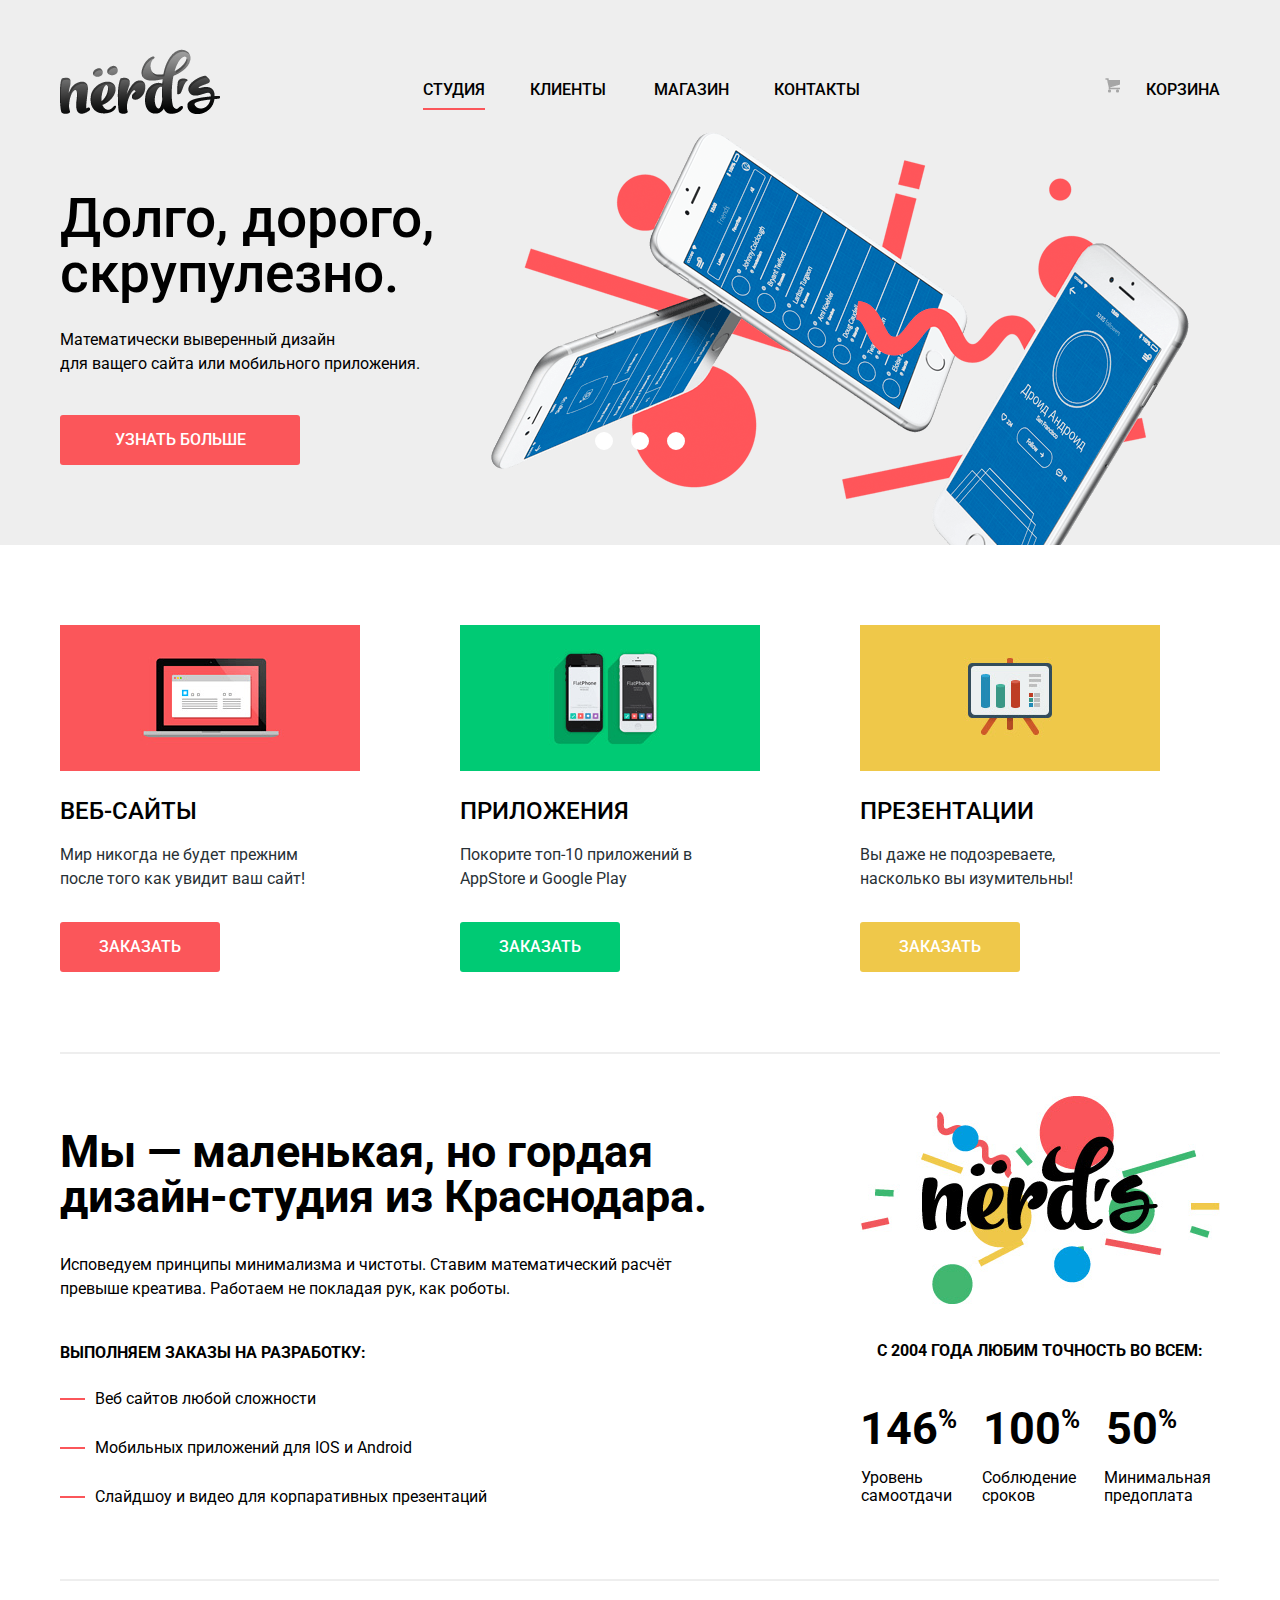
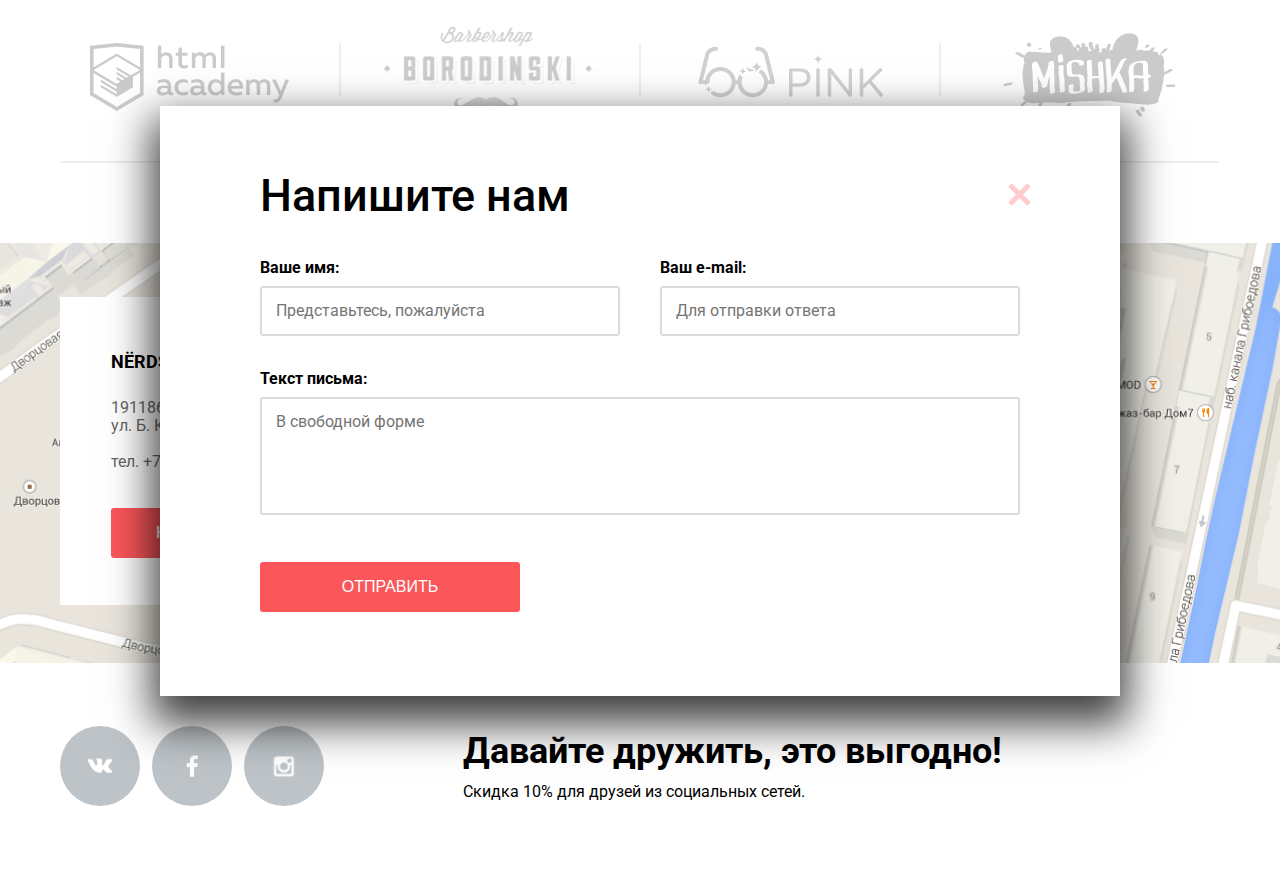
<file: index.html>
<!DOCTYPE html>
<html lang="ru">
  <head>
  <meta charset="utf-8">
    <title>Дизайн-студия Нёрдс</title>
    <link href="css/Normalize.css"  rel="stylesheet" type="text/css">
    <link href="css/style.css"  rel="stylesheet" type="text/css">
    <link href="https://fonts.googleapis.com/css?family=Roboto:400,500,700&amp;subset=cyrillic" rel="stylesheet">
  </head>
  <body>
    <header class="main-header">
      <div class="container clearfix">
        <a class="heder-logo">
          <img src="img/nerds-logo.png" alt="дизайн-студия Нёрдс" width="160" height="65"> 
        </a>
        <nav class="main-navigation"> 
          <ul>
            <li>
              <a class="main-nav active">Студия</a>
            </li>
            <li>
              <a class="main-nav" href="#">Клиенты</a>
            </li>
            <li>
              <a class="main-nav" href="#">Магазин</a>
            </li>
            <li>
              <a class="main-nav" href="#">Контакты</a>
            </li> 
          </ul> 
        </nav>
            <a class="basket" href="#">Корзина</a>
      </div>
    </header>
    <main> 
      <section class="slider-wrap">
        <div class="container clearfix">
          <div class="slider">
            <input type="radio" id="btn-1" name="toggle" checked>
            <input type="radio" id="btn-2" name="toggle">
            <input type="radio" id="btn-3" name="toggle">
              <div class="slider-controls">
                <label for="btn-1"></label>
                <label for="btn-2"></label>
                <label for="btn-3"></label>
              </div>
            <div class="slides">
              <div class="slide">
                <div class="slide-text">
                  <span class="slider-title">Долго, дорого, 
скрупулезно.</span>
                  <p class="slider-paragraph">Математически выверенный дизайн
для ващего сайта или мобильного приложения.</p>
			      <a class="btn-readmore" href="#">Узнать больше</a>
			    </div>
              </div>
             <div class="slide">
               <div class="slide-text">
                 <span class="slider-title">Любим математику
как никто другой</span>
		         <p class="slider-paragraph">Никакого креатива, только математические формулы 
для расчета идеальных пропорций.</p>
			     <a class="btn-readmore" href="#">Узнать больше</a>
			    </div>
              </div>
             <div class="slide">
                <div class="slide-text">
                  <span class="slider-title">Только ночь,
только хардкор</span>
                  <p class="slider-paragraph">Работать днём как все? Мы против этого.
Ближе к полуночи работа только начинается.</p>
			      <a class="btn-readmore" href="#">Узнать больше</a>
			    </div>
              </div>            
			</div>
          </div>
        </div>
      </section>
      <section class="advantages-wrap">
        <div class="container clearfix">
          <div class="advantages">
            <div class="advantage">
              <div class="advantage-text">
                <h3 class="advantages-title">Веб-сайты</h3>
                <p class="advantages-paragraph">Мир никогда не будет прежним
после того как увидит ваш сайт!</p>
                <a class="btn-order-web" href="#">Заказать</a>
              </div>
            </div>
            <div class="advantage">
              <div class="advantage-text">
                <h3 class="advantages-title">Приложения</h3>
                <p class="advantages-paragraph">Покорите топ-10 приложений в
AppStore и Google Play</p>
                <a class="btn-order-app" href="#">Заказать</a>
              </div>
            </div>
            <div class="advantage">
              <div class="advantage-text">
                <h3 class="advantages-title">Презентации</h3>
                <p class="advantages-paragraph">Вы даже не подозреваете,
насколько вы изумительны!</p>
                <a class="btn-order-presentation" href="#">Заказать</a>
              </div>
            </div>
          </div>
        </div>   
      </section>
        <section class="about-us-wrap">
          <div class="container clearfix">
          	<div class="about-us">
              <div class="about-us-left">
                <h2 class="about-us-title">Мы &#8212; маленькая, но гордая 
                дизайн-студия из Краснодара.</h2>
                <p class="about-us-paragraph">Исповедуем принципы минимализма и чистоты. Ставим математический расчёт превыше креатива. Работаем не покладая рук, как роботы.</p>
                <h3 class="about-us-second-title">Выполняем заказы на разработку:</h3>
                <ul class="about-us-list">
                  <li>Веб сайтов любой сложности</li>
                  <li>Мобильных приложений для IOS и Android</li>
                  <li>Слайдшоу и видео для корпаративных презентаций</li>
                </ul>  
              </div>
              <div class="about-us-right">
                <table class="statistics">
                  <caption>С 2004 года любим точность во всем:</caption>
                    <tr>
                      <td class="table-number">146<span class="table-cent">%</span></td>
                      <td class="table-number">100<span class="table-cent">%</span></td>
                      <td class="table-number">50<span class="table-cent">%</span></td>
                    </tr>
                    <tr>
                      <td class="table-text">Уровень самоотдачи</td>
                      <td class="table-text">Соблюдение сроков</td>
                      <td class="table-text">Минимальная предоплата</td>
                    </tr>
                </table>
              </div> 
            </div>
          </div>     
        </section>
        <section class="client-photos-wrap"> 
          <div class="container clearfix">
          	<div class="client-photos">
            	<div class="img-client-1">
              		<a href="#">
              		<img src="img/logo-1.png" alt="Html academy" width="199" height="68"> 
             		 </a>
            	</div>
            	<div class="img-client-2">
              		<a href="#">
              		<img src="img/logo-2.png" alt="Barbershop borodinski" width="210" height="90"> 
             		 </a>
            	</div>
            	<div class="img-client-3">
              		<a href="#">
             		 <img src="img/logo-3.png" alt="Pink" width="185" height="52"> 
              		</a>
           		</div>
            	<div class="img-client-4">
             		 <a href="#">
              		<img src="img/logo-4.png" alt="Mishka" width="173" height="84"> 
              		</a>
                </div>
            </div>
          </div>
        </section>
        <section class="contacts">
          <div class="map">
            <div class="container clearfix">
              <div class="contacts-info">
                <div class="contacts-text">
                  <div class="contacts-title">Nёrds design studio</div>
                    <div class="contacts-address">191186, Санкт-Петербург,
ул. Б. Конюшенная, д. 19/8</div>
                    <div class="contacts-phone"> тел. +7 (812) 275-75-75</div>
                      <a class="btn-contacts" href="#">Напишите нам</a>
                </div>
              </div>
            </div>
          </div>          
        </section>
    </main>
    <footer class="main-footer">
      <div class="container clearfix">
          <div class="social-icons">
            <a target="_blank" class="social social-vk" href="https://vk.com/htmlacademy"></a>
            <a target="_blank" class="social social-fb" href="https://ru-ru.facebook.com/htmlacademy/"></a>
            <a target="_blank" class="social social-in" href="https://www.instagram.com/htmlacademy/"></a>
          </div>
          <div class="main-footer-info">
          <span class="footer-title">Давайте дружить, это выгодно!</span>
            <p class="footer-paragraph">Скидка 10% для друзей из социальных сетей.</p>
          </div>    
      </div>  
    </footer>
  <div class="modal-write-to-us">
      <button class="modal-write-to-us-close" type="button" title="Закрыть">Закрыть</button>
      <h2>Напишите нам</h2>
      <form class="modal-write-to-us-form">
        <div class="input-name">
          <label>
            <span>Ваше имя:</span>
            <input  type="text" name="user-name" placeholder="Представьтесь, пожалуйста"> 
          </label>
        </div>
        <div class="input-email">
          <label>
            <span>Ваш e-mail:</span>
            <input  type="email" name="user-email" placeholder="Для отправки ответа">
          </label>
        </div> 
        <div class="user-letter">
          <label class="text-letter">
            <span>Текст письма:</span>
            <input  type="text" name="user-letter" placeholder="В свободной форме">
          </label> 
          <button class="btn-write-to-us" type="submit">Отправить</button>
        </div>
      </form>
    </div>

  </body>
</html>
</file>
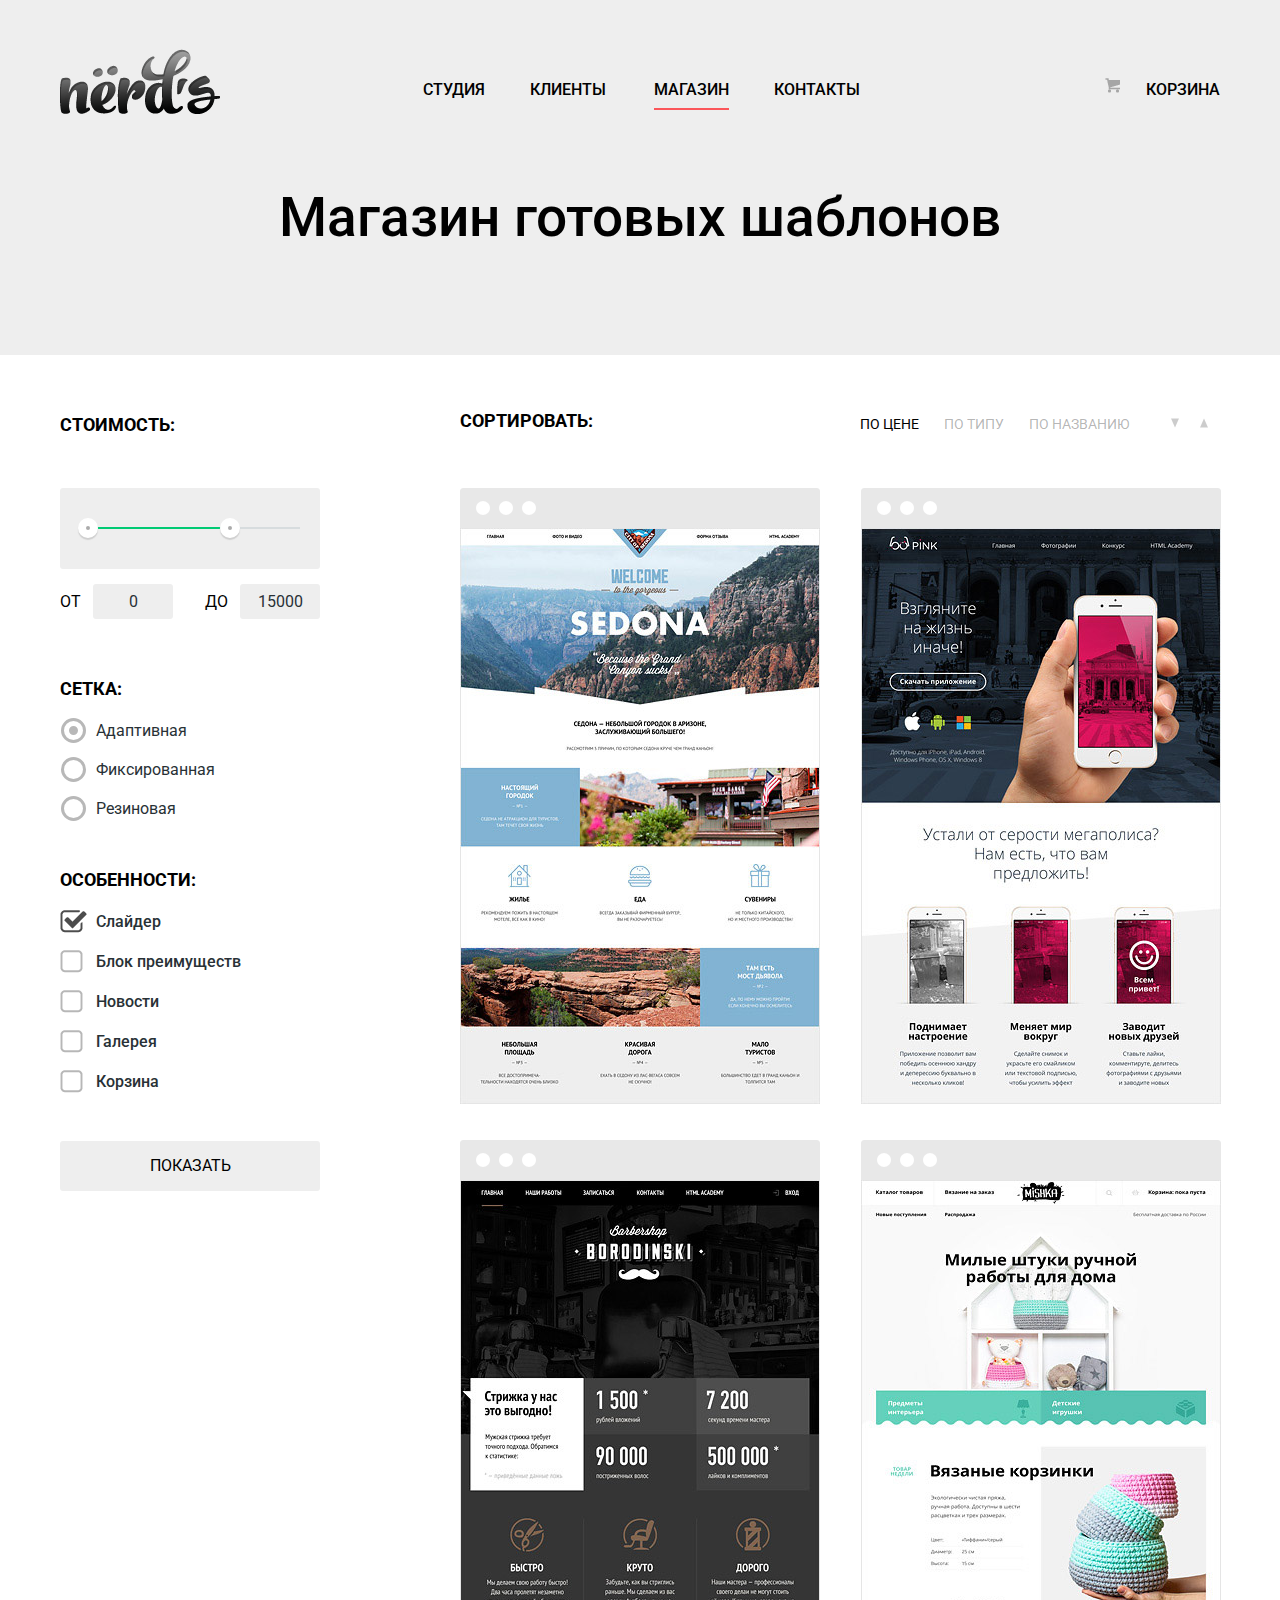
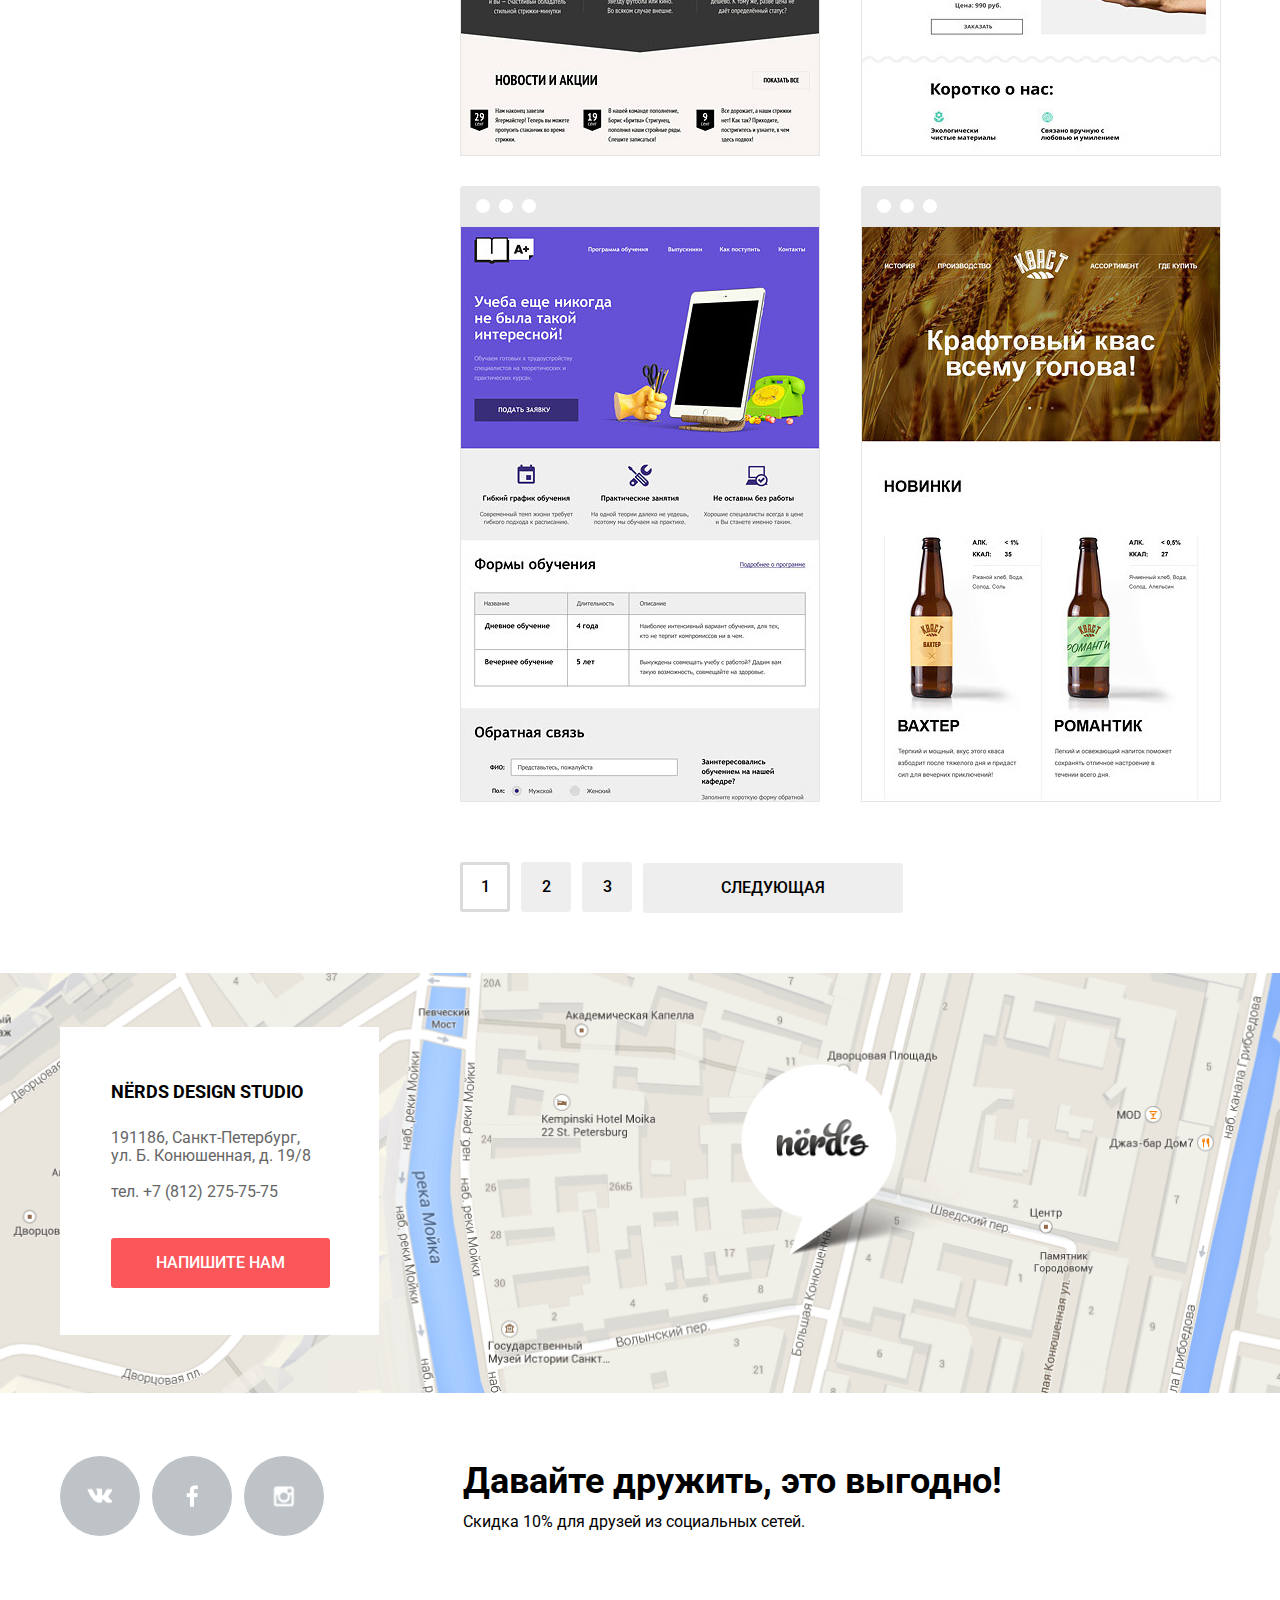
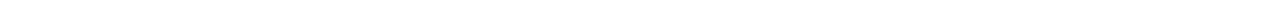
<file: catalog.html>
<!DOCTYPE html>
<html lang="ru">
  <head>
    <meta charset="utf-8">
    <title>Нёрдс каталог</title>
     <link href="css/Normalize.css"  rel="stylesheet" type="text/css">
    <link href="css/style.css"  rel="stylesheet" type="text/css">
    <link href="https://fonts.googleapis.com/css?family=Roboto:400,500,700&amp;subset=cyrillic" rel="stylesheet">
  </head>
  <body>
    <header class="main-header">
      <div class="container clearfix">
        <a class="heder-logo" href="#">
          <img src="img/nerds-logo.png" alt="дизайн-студия Нёрдс" width="160" height="65">
        </a>
         <nav class="main-navigation"> 
          <ul>
            <li>
              <a class="main-nav">Студия</a>
            </li>
            <li>
              <a class="main-nav" href="#">Клиенты</a>
            </li>
            <li>
              <a class="main-nav active" href="#">Магазин</a>
            </li>
            <li>
              <a class="main-nav" href="#">Контакты</a>
            </li> 
          </ul> 
        </nav>
        <a class="basket" href="#">Корзина</a>
        <div class="shop-title">
          <span class="heder-text">Магазин готовых шаблонов</span>
        </div>
      </div>
    </header>
    <main class="main-catalog">
      <div class="container clearfix">
        <aside class="side-bar">
          <div class="side-bar-title">
            <span class="side-bar-text">Стоимость:</span>
          </div>
          <form action="#" method="post">
            <div class="rande-filter">
              <div class="range-controls">
          	    <div class="scale">
          	      <div class="bar"></div>
          	    </div>
                <div class="toggle toggle-min"></div>
               <div class="toggle toggle-max"></div>
              </div>
              <div class="price-controls">
           	    <label class="min-price">от<input name="min-price" type="text" value="0"></label>
           	    <label class="max-price">до<input name="max-price" type="text" value="15000"></label>
              </div>
            </div>
            <div class="radio-buttons">
              <div class="title-radio">
                <span class="side-bar-text">Сетка:</span>
              </div>
              <div class="radio-btn">
                <input id="radio-1" type="radio" name="radio-grid" value="Adaptive" checked>
                <label for="radio-1">
                  <span class="radio-btn-name">Адаптивная</span>
                </label>
              </div>
              <div class="radio-btn">
                <input id="radio-2" type="radio" name="radio-grid" value="Adaptive">
			    <label for="radio-2">
                  <span class="radio-btn-name">Фиксированная</span> 
                </label>
              </div>
              <div class="radio-btn">
                <input id="radio-3" type="radio" name="radio-grid" value="Adaptive">
                  <label for="radio-3">
                    <span class="radio-btn-name">Резиновая</span>
                  </label>
              </div>
            </div>
            <div class="specificity"> 
              <div class="titel-checkbox">
              <span class="side-bar-text">Особенности:</span>
              </div>
              <div class="checkbox">
                <input id="check-1" type="checkbox" checked>
                  <label for="check-1"><span class="checkbox-name">Слайдер</span></label>
              </div>
              <div class="checkbox">
                <input id="check-2" type="checkbox">
                <label for="check-2"><span class="checkbox-name">Блок преимуществ</span></label>
              </div>
              <div class="checkbox">
                <input id="check-3" type="checkbox">
                <label for="check-3"><span class="checkbox-name">Новости</span></label>
              </div>
              <div class="checkbox">
                <input id="check-4" type="checkbox">
                <label for="check-4"><span class="checkbox-name">Галерея</span></label>
              </div>
              <div class="checkbox">
                <input id="check-5" type="checkbox">
                <label for="check-5"><span class="checkbox-name">Корзина</span></label>
              </div>
              <div class="">
                <input type="submit" value="Показать" class="btn-side-bar">
              </div>
            </div>
          </form>
        </aside>
        <section class="catalog-right">
          <div class="catalog-text">
            <div class="catalog-title">
              <span class="catalog-title-text">Сортировать:</span>
            </div>
              <div class="catalog-nav">
                <button class="btn-catalog-assort active" type="button">По цене</button>
                <button class="btn-catalog-assort" type="button">По типу</button>
                <button class="btn-catalog-assort" type="button">По названию</button>
                  <div class="triangle-btns">
                    <button class="btn-triangle down" type="button" title="вниз">вниз</button>
                    <button class="btn-triangle up" type="button" title="вверх">вверх</button>
                  </div>
              </div>
          </div>
          <div class="catalog-gallery">
            <div class="catalog-site">
              <img src="img/img-sedona.jpg" alt="Сайт Sedona" width="360" height="576">
                <div class="site-info">
                  <h3 class="site-info-title">Sedona</h3>
                  <p class="site-info-text">Информационный сайт
для туристов</p>
                    <a class="btn-catalog-site" href="#">9900 Руб.</a>  
                </div> 
            </div>
            <div class="catalog-site">
              <img src="img/img-pink.jpg" alt="Сайт Pink" width="360" height="576">
                <div class="site-info">
                  <h3 class="site-info-title"> Pink app</h3>
                  <p class="site-info-text">Продуктывный лендинг 
Приложение для IOS и Android</p>
                    <a class="btn-catalog-site" href="#">9900 Руб.</a>  
                </div> 
            </div>
            <div class="catalog-site">
              <img src="img/img-barbershop.jpg" alt="Сайт Barbershop" width="360" height="576">
              <div class="site-info">
                <h3 class="site-info-title">Barbershop</h3>
                 <p class="site-info-text">Сайт салона красоты.
Для мужчин,да.</p>
                 <a class="btn-catalog-site" href="#">9900 Руб.</a>  
              </div> 
            </div>
            <div class="catalog-site">
              <img src="img/img-mishka.jpg" alt="Сайт Mishka" width="360" height="576">
                <div class="site-info">
                  <h3 class="site-info-title">Mishka</h3>
                  <p class="site-info-text">Интернет-магазин 
вязаных игрушек</p>
                    <a class="btn-catalog-site" href="#">9900 Руб.</a>  
                </div> 
            </div>
            <div class="catalog-site">
              <img src="img/img-aplus.jpg" alt="Сайт A plus" width="360" height="576">
                <div class="site-info">
                  <h3 class="site-info-title">A plus</h3>
                  <p class="site-info-text">Лендинг курсов повышения 
квалификации </p>
                    <a class="btn-catalog-site" href="#">9900 Руб.</a>  
                </div> 
            </div>
            <div class="catalog-site">
              <img src="img/img-kvast.jpg" alt="Сайт Kvas" width="360" height="576">
                <div class="site-info">
                  <h3 class="site-info-title">Кваст</h3>
                  <p class="site-info-text">Промо-сайт производителя 
крафтового кваса</p>
                    <a class="btn-catalog-site" href="#">9900 Руб.</a>  
                </div> 
            </div> 
          </div>
          <div class="pagination">
            <a class="btn-pagination active">1</a>
            <a class="btn-pagination" href="#">2</a>
            <a class="btn-pagination" href="#">3</a>
            <a class="btn-pagination-text" href="#">Следующая</a>
          </div>
        </section>
      </div>
    <section class="contacts">
      <div class="map">
        <div class="container clearfix">
          <div class="contacts-info">
            <div class="contacts-text">
              <div class="contacts-title">Nёrds design studio</div>
                <div class="contacts-address">191186, Санкт-Петербург,
ул. Б. Конюшенная, д. 19/8</div>
                  <div class="contacts-phone"> тел. +7 (812) 275-75-75</div>
                    <a class="btn-contacts" href="#">Напишите нам</a>
            </div>
          </div>
        </div>
       </div>          
      </section>
    </main>
      <footer class="main-footer">
        <div class="container clearfix">
          <div class="social-icons">
            <a target="_blank" class="social social-vk" href="https://vk.com/htmlacademy"></a>
            <a target="_blank" class="social social-fb" href="https://ru-ru.facebook.com/htmlacademy/"></a>
            <a target="_blank" class="social social-in" href="https://www.instagram.com/htmlacademy/"></a>
          </div>
          <div class="main-footer-info">
          <span class="footer-title">Давайте дружить, это выгодно!</span>
            <p class="footer-paragraph">Скидка 10% для друзей из социальных сетей.</p>
          </div>    
      </div>  
    </footer>
    </body>
</html>
</file>
<file: css/style.css>
body {
	font-size: 16px;
	font-weight: 400;
	font-style: normal;
	font-family: "Roboto", "Helvetica", sans-serif;
	color: #000;
	line-height: 24px;
	padding: 0;
	margin: 0;
	min-width: 1200px;
}

.title-text {
	font-size: 55px;
	font-weight: normal;
	font-style: normal;
	font-family: "Roboto", "Helvetica", sans-serif;
	color: rgb (0, 0, 0);
	line-height: 55px;
}

.main-header {
	background-color: rgb(238, 238, 238);
}

.container {
	width: 1160px;
	padding-right: 20px;
	padding-left: 20px;
	margin: 0 auto;
}

.clearfix::after {
	content: "";
	display: table;
	clear: both;
}

.heder-logo {
	float: left;
	width: 160px;
	margin-right: 203px;
	margin-top: 49px;
}

.heder-logo:hover {
	opacity: 0.8;
}

.heder-logo:active {
	opacity: 0.3;
}

.main-navigation {
	float: left;
	width: 440px;
	margin-top: 78px;
}

.main-navigation ul {
	margin: 0;
	padding: 0;
	list-style: none;
	font-size: 0;
	min-width: 550px;
}

.main-navigation li {
	display: inline-block;
	font-size: 16px;
	line-height: 24px;
	vertical-align: top;
	font-weight: 500;
}

.main-navigation a {
	display: block;
	text-decoration: none; 
	text-transform: uppercase;
	color: #000;
}

.main-navigation a {
	padding-right: 48px;
}

.main-navigation li:nth-child(1) a { 
	padding-right: 45px;
}
.main-navigation li:nth-child(3) a { 
	padding-right: 45px;
}

.main-navigation .active {
	position: relative;
	text-transform: uppercase;
	color: #000000;
}

.main-navigation .active::after {
	content: "";
	position: absolute;
	height: 2px;
	background-color: #fb565a;
	top: 30px;
	right: 45px;
  	bottom: 0;
  	left: 0;
}

.main-navigation a:hover {
	color: #fb565a;
}

.main-navigation a:active {
	color: rgba(0,0,0,0.3);
}

.basket {
	float: right;
	max-width: 115px;
	margin-top: 78px;
	padding-left: 41px;
	background-image: url(../img/sprite-icons.png);
	background-position: -406px -27px;
    background-repeat: no-repeat;
    display: block;
	text-decoration: none; 
	text-transform: uppercase;
	color: #000000;
	font-weight: 500;
}

.basket:hover {
	 color: #fb565a;
}

.basket:active {
	color: rgba(0,0,0,0.3);
}

.slider-wrap {
	background-color: rgb(238, 238, 238);
	margin-bottom: 80px;
}

.slider {
	position: relative;
	background-color: rgb(238, 238, 238);
	height: 424px;
	width: 1160px;
	margin:0 auto;
}

.slider input[type="radio"] {
	position: absolute;
	opacity: 0;
}

.slider-controls {
	position: absolute;
	left: 50%;
	margin-left: -100px;
	bottom: 95px;
	z-index: 1000;
	width: 200px;
	height: 18px;
	text-align: center;
}

.slider-controls label {
	position: relative;
	display: inline-block;
	vertical-align: top;
	width: 8px;
	height: 8px;
	margin: 0 7px;
	background: white;
	border: 5px solid white;
	border-radius: 50%;
	cursor:pointer;
}

.slider-controls label::before {
	display: none;
    content: "";
    position: absolute;
    top: 0px;
    left: 0px;
    width: 4px;
    height: 4px;
    border: 2px solid #b8b8b8;
    border-radius: 50%;
}

#btn-1:checked ~ label::before {
	display: block;
}

#btn-1:checked ~ .slider-controls label[for="btn-1"],
#btn-2:checked ~ .slider-controls label[for="btn-2"],
#btn-3:checked ~ .slider-controls label[for="btn-3"] {
	display:;
}

.slide {
    position: absolute;
    top:0;
    left:0;
    width:100%;
    height:100%;
    overflow:hidden;
}

.slide-text {
	padding-top: 70px;
	width: 513px;
	height: 271px;
}

.slider-title {
	padding-top: 71px;
	font-size: 55px;
	font-weight: 400;
	font-family: "Roboto", "Helvetica", sans-serif;
	color: #000000;
	line-height: 55px;
	margin-top: 80px;
	white-space: pre;
	font-weight: 500;
}

.slider-paragraph{
	padding-top: 11px;
	white-space: pre;
	margin-bottom: 39px;
}

.slide{
	display: none;
}

#btn-1:checked ~ .slides .slide:nth-child(1) {
	display: block;
}
#btn-2:checked ~ .slides .slide:nth-child(2) {
	display: block;
}
#btn-3:checked ~ .slides .slide:nth-child(3) {
	display: block;
}

.slide:nth-child(1) {
	background-image: url("../img/slide1.png");
    background-repeat:no-repeat;
    background-position: 431px 11px;
}

.slide:nth-child(2) {
	background-image: url("../img/slide2.png");
    background-repeat:no-repeat;
    background-position: 431px 11px;
}

.slide:nth-child(3) {
	background-image: url("../img/slide3.png");
    background-repeat:no-repeat;
    background-position: 431px 11px;
}

.btn-readmore {
	display: block;
	width: 240px;
	text-align: center;
	margin-top: 20px;
	padding: 13px 0;
	text-decoration: none; 
	text-transform: uppercase;
	color: #ffffff;
	background-color: #fb565a;
	border: none;
	border-radius: 3px;
	cursor: pointer;
	font-weight: 500;
}

.btn-readmore:hover {
	background-color: #e74246;
}

.btn-readmore:active {
	color: rgba(255,255,255,0.3);
	background-color: #d7373b;
	box-shadow: inset 0 3px 0 0 rgba(0,0,0,0.1);
}

.advantages-wrap {
	margin-bottom: 80px;
}

.advantage {
	position:relative;
	float: left;
	width: 300px;
	margin-right: 100px;
	padding-top: 150px;
}

.advantage:nth-child(1) {
	background-image: url("../img/advantages-1.png");
    background-repeat: no-repeat;
    background-position: 0 0;
}

.advantage:nth-child(2) {
	background-image: url("../img/advantages-2.png");
    background-repeat: no-repeat;
    background-position: 0 0;
}

.advantage:nth-child(3) {
	background-image: url("../img/advantages-3.png");
    background-repeat: no-repeat;
    background-position: 0 0;
	margin-right: 0;
}

.advantages-title {
	margin-bottom: 20px;
	font-size: 24px;
	text-transform: uppercase;
	font-weight: 500;
}

.advantages-paragraph {
	color: #283136;
	white-space: pre;
}

.btn-order-web {
	display: block;                     
	width: 160px;
	text-align: center;
	margin-top: 31px;
	padding:13px 0;
	text-decoration: none; 
	text-transform: uppercase;
	color: #ffffff;
	background-color: #fb565a;
	border: none;
	border-radius: 3px;
	cursor: pointer;
	font-weight: 500;
}

.btn-order-web:hover {
	background-color: #e74246;
}

.btn-order-web:active{
	background-color: #d7373b;
	color: rgba(255,255,255,0.3);
	box-shadow: inset 0 3px 0 0 rgba(0,0,0,0.1);
}

.btn-order-app {
	display: block;
	width: 160px;
	text-align:center;
	margin-top: 31px;
	padding:13px 0;
	text-decoration: none; 
	text-transform: uppercase;
	color: #ffffff;
	background-color: #00ca74;
	border: none;
	border-radius: 3px;
	cursor: pointer;
	font-weight: 500;
}

.btn-order-app:hover {
	background-color: #00bc6c;
}

.btn-order-app:active {
	background-color: #00aa62;
	color: rgba(255,255,255,0.3);
	box-shadow: inset 0 3px 0 0 rgba(0,0,0,0.1);
}

.btn-order-presentation {
	display: block;
	width: 160px;
	text-align:center;
	margin-top: 31px;
	padding:13px 0;
	text-decoration: none; 
	text-transform: uppercase;
	color: #ffffff;
	background-color: #efc84a;
	border: none;
	border-radius: 3px;
	cursor: pointer;
	font-weight: 500;
}

.btn-order-presentation:hover {
	background-color: #eab534;
}

.btn-order-presentation:active {
	background-color: #e5a722;
	color: rgba(255,255,255,0.3);
	box-shadow: inset 0 3px 0 0 rgba(0,0,0,0.1);
}

.about-us-wrap {
	margin-bottom: 38px;
}

.about-us {
	display: inline-block;
	border-top: 2px solid #eee;
}

.about-us-left {
	padding-top: 75px;
	float: left;
	width: 660px;
}

.about-us-title {
	font-size: 45px;
	font-weight: 700;
	line-height: 45px;
	margin: 0;
}

.about-us-paragraph {
	margin: 0;
    padding-top: 34px;
}

.about-us-second-title {
	font-size: 16px;
	text-transform: uppercase;
	margin: 0;
	padding-top: 40px;
	padding-bottom: 7px;
}

.about-us-list{
	margin: 15px 0;
	padding: 0;
	list-style: none;
}

.about-us-list li {
	position: relative;
	margin-bottom: 25px;
	padding-left: 35px;
}

.about-us-list li:before {
	content: "";
	position: absolute;
	left: 0;
	top: 11px;
	width: 25px;
	height: 2px;
	background-color: #fb565a;

}

.about-us-right {
	padding-top: 245px;
	margin-top: 40px;
	margin-left: 140px;
	float: right;
	width: 360px;
	background-image: url("../img/statistics-illustration.png");
	background-repeat: no-repeat;
    background-position: 0 2px;
}

.statistics {
    display: table;
    border-collapse: collapse;
    border-spacing: 2px;
    border-color: grey;
}
.statistics caption{
	font-size: 16px;
	line-height: 24px;
	font-weight: 700;
	text-transform: uppercase;
	margin-bottom: 44px;
}

.table-number {
	font-size: 45px;
	font-weight: 700;
	line-height: 10,06px;
	padding: 0px;
    padding-right: 20px;
}

.table-number:nth-child(2) {
	padding-left: 2px;
}

.table-number:nth-child(3) {
	padding-left:3px;
}

.table-cent {
	vertical-align: super;
	font-size: 26px;
}

.table-text {
	line-height: 18px;
	padding-top: 28px;
}

.client-photos-wrap {
	min-width: 190px;
	margin-bottom: 73px;
}

.client-photos {
	display: inline-block;
	min-width: 184px;
	border-top: 2px solid #eee;
	border-bottom: 2px solid #eee;
	padding-bottom: 37px;
}

.img-client-1 {
	float: left;
	padding-right: 90px;
	padding-top: 62px;
    padding-left: 30px;
}

.img-client-1::before {
	content: "";
    border-right: 2px solid #eee;
    height: 53px;
    position: absolute;
    left: 299px;
    top: 64px;
}

.img-client-2 {
	float: left;
	padding-right: 90px;
	padding-top: 46px;
	padding-left: 5px;
}

.img-client-2::before {
	content: "";
    border-right: 2px solid #eee;
    height: 53px;
    position: absolute;
    left: 599px;
    top: 64px;
}

.img-client-3 {
	float: left;
	padding-right: 90px;
	padding-top: 65px;
	padding-left: 14px;
}

.img-client-3::before {
	content: "";
    border-right: 2px solid #eee;
    height: 53px;
    position: absolute;
    left: 899px;
    top: 64px;
}

.img-client-4 {
	float: left;
	padding-top: 52px;
	padding-left: 30px;
	padding-right: 43px;
}

.img-client-photo-1 {
	float: left;
	margin-left: 31px;
	margin-right: 96px;
}

.client-photos a { 
	opacity: 0.2;
}

.client-photos a:hover {   
}

.client-photos a:active {
	opacity: 0.1;
}

.img-client-photo-2 {
	float: left;
	margin-right: 90px;
}

.img-client-photo-3 {
	float: left;
	margin-right: 78px;
}

.img-client-photo-4 {
	float: right;
	margin-right: 43px;
}

.contacts {
	height: 418px;
	margin-bottom: 65px;
}

.map {
	width: 100%;
	height: 420px;
	background-image: url("../img/map 1.png");
	background-size: cover;
	padding-top: 54px;
	box-sizing: border-box;
	background-position: center;
}
.contacts-info {
	width: 319px;
	height: 308px;
	background-image: url("../img/white back.png");
}

.contacts-text {
	padding-left: 51px;
	padding-top: 50px;
	color: #666666;
}

.contacts-title {
	font-size: 18px;
	line-height: 30px;
	font-weight: 700;
	text-transform: uppercase;
	color: #000000;
	margin-bottom: 22px;
}

.contacts-address {
	line-height: 18px;
	color: #666666;
	white-space: pre;
	margin-bottom: 18px;
}

.contacts-phone {
	font-size: 16px;
	line-height: 18px;
	color: #666666;
	margin-bottom: 37px;
}

.btn-contacts {
	display: block;
	width: 219px;
	text-align:center;
	margin-top: 20px;
	padding:13px 0;
	text-decoration: none; 
	text-transform: uppercase;
	color: #ffffff;
	background-color: #fb565a;
	border: none;
	border-radius: 3px;
	cursor: pointer;
	font-weight: 500;
}

.btn-contacts:hover {
	background-color: #e74246;
}

.btn-contacts:active {
	color: rgba(255,255,255,0.3);
	background-color: #d7373b;
	box-shadow: inset 0 3px 0 0 rgba(0,0,0,0.1);
}


.main-footer {
	margin-bottom: 70px;
}

.container{
	position: relative;
}

.social-icons {
	float: left;
}

.main-footer-info {
	float: right;
	margin-right: 218px;
	margin-top: 7px;
}

.social {
	display: inline-block;
	vertical-align: top;
	width: 80px;
	height: 80px;
	margin-right: 0;
    border: 0;
	border-radius: 50%;
	margin-right: 8px;
	background-color: #bdc3c7;
	position: relative;
}

.social:hover {
	background-color: #e74246;
}

.social:active {
	background-color: #d7373b;
	box-shadow: inset 0 3px 0 0 rgba(0,0,0,0.1);
}

.social:before {
	content: "";
	position: absolute;
	top: 50%;
	left: 50%;
	transform: translate(-50%, -50%);
	background-image: url("../img/sprite-icons.png");
	background-repeat: no-repeat;
}
.social-vk:before {
    width: 26px;
    height: 15px;
    background-position: -326px -27px;
}

.social-fb:before {
    width: 12px;
    height: 22px;
    background-position: -185px -27px;
}

.social-in:before {
    width: 21px;
    height: 21px;
    background-position: -251px -27px;
}

.footer-title {
	font-size: 36px;
	font-weight: 700;
	line-height: 36px;
}

.footer-paragraph{
	margin-top: 10px;
}

.modal-write-to-us{
	display: non
	z-index: 1000;
	position: absolute;
	top: 1706px;
	left: 50%;
	width: 760px;
	margin-left: -480px;
	padding-top: 67px;
	padding-bottom: 84px;
	padding-left: 100px;
	padding-right: 100px;
	background-color: #ffffff;
	box-shadow: 0 20px 40px 8px rgba( 0,0,0,0.75);
}

.modal-write-to-us-close {
	position: absolute;
	top: 78px;
	left: 849px;
	width: 21px;
	height: 21px;
	font-size: 0;
	background-color: white;
	border: 0;
	cursor: pointer;
}

.modal-write-to-us-close::before,
.modal-write-to-us-close::after {
	content: "";
	position: absolute;
	top: 8px;
	left: -3px;
	width: 27px;
	height: 5px;
	background-color: #fecccd;
}

.modal-write-to-us-close::before {
	transform: rotate(45deg);
}

.modal-write-to-us-close::after {
	transform: rotate(-45deg);
}

.modal-write-to-us-close:hover::before,
.modal-write-to-us-close:hover::after {
	background-color: #fb565a;
}

.modal-write-to-us-close:active::before,
.modal-write-to-us-close:active::after {
	background-color: #ffeeee;
}

.modal-write-to-us h2 {
	font-size: 45px;
	font-weight: 400;
	line-height: 45px;
	margin: 0;
	margin-bottom: 41px;
	font-weight: 500;
}

.modal-write-to-us span {
	display: block;
	font-size: 16px;
	font-weight: 700;
	line-height: 18px;
	margin: 0;
	margin-bottom: 9px;
}

.modal-write-to-us-form input[type="text"],
.modal-write-to-us-form input[type="email"] {
	font-size: 16px;
	line-height: 18px;
	color: #444444;
	font-family: "Roboto", "Helvetica", "sans-serif";
	border: 2px solid #d7dcde;
	border-radius: 3px;
}

.modal-write-to-us-form input[type="text"]:hover {
	border-color: #b4b9bb;
}

.modal-write-to-us-form input[type="email"]:hover {
	border-color: #b4b9bb;
}

.modal-write-to-us-form input[type="text"]:active {
	border-color: #000000;
}

.modal-write-to-us-form input[type="email"]:active {
	border-color: #000000;
}

.modal-write-to-us-form input[type="text"]:invalid {
	border-color: #e74246;
	color: #e74246;
}

.modal-write-to-us-form input[type="email"]:invalid {
	border-color: #e74246;
	color: #e74246;
}

.input-name {
	float: left;
	margin-right: 40px;
	margin-bottom: 34px;
}

.input-email {
	float: right;
	float: left;
}

.user-letter {
	float: left;
	width: 728px;
}

.input-name input {
	padding: 14px;
	width: 328px;
}

.input-email input {
	padding: 14px;
	width: 328px;
}

.user-letter input {
	width: 100%;

	margin-bottom: 47px;
	padding: 14px;
	padding-bottom: 82px;	
}

.btn-write-to-us {
	width: 260px;
	padding: 16px 80px;
	background-color: #fb565a;
	color: #fff;
	font-size: 16px;
	line-height: 18px;
	text-transform: uppercase;
	border: 0;
	border-radius: 3px;
	font-weight: 500;
}

.btn-write-to-us:hover {
	background-color: #e74246;
}

.btn-write-to-us:active {
	color: rgba( 255,255,255,0.3);
	background-color: #d7373b;
	box-shadow: inset 0 3px 0 0 rgba(0,0,0,0.1);
}

.shop-title {
	padding-top: 190px;
    text-align: center;
    margin-bottom: 110px;
}

.heder-text {
	display: inline-block;
	font-size: 55px;
	line-height: 55px;
	font-weight: 500;
}

.main-catalog {
	margin-top: 55px;
}

.side-bar {
	float: left;
	width: 280px;
	height: 779px;
	margin-right: 60px;
}

.side-bar-title{
	margin-bottom: 48px;
}

.side-bar-text{
	font-size: 18px;
	line-height: 30px;
	font-weight: 700;
	text-transform: uppercase;
}

.rande-filter{
	width: 260px;
	margin-bottom: 55px;
}

.range-controls {
	position: relative;
	height: 42px;
	background-color: #eeeeee;
	border-radius: 3px;
	margin-bottom: 15px;
	padding-top: 39px;
	padding-right: 20px;
    padding-left: 20px;
}

.range-controls .scale {
	height: 2px;
	background-color: #d7dcde;

}

.range-controls .bar {
	width: 70%;
	height: 2px;
	background-color: #00ca74;
}

.range-controls .toggle {
	position: absolute;
	top: 30px;
	left: 0px;
	width: 4px;
	height: 4px;
	border: 8px solid #ffffff;
	border-radius: 50%;
	background-color: #ababab;
	box-shadow: 0 2px 1px 0 #cfcfcf;
	cursor: pointer;
}

.range-controls .toggle-min {
	left: 18px;
}

.range-controls .toggle-max {
	left: 160px;
}

.price-controls {
	font-size: 0;
}

.price-controls label {
	font-size: 16px;
	text-transform: uppercase;
	display: inline-block;
	width: 50%;
}

.price-controls input {
	font-size: 16px;
	font-family: "Roboto", "Helvetica", "sans-serif";
	text-align: center;
	color: #283136;
	width: 60px;
	padding: 8px 10px;
	margin-left: 12px;
	background-color: #eeeeee;
	border: none;
	border-radius: 3px;
}

.max-price {
	text-align: right;
}

.radio-buttons {
	margin-bottom: 44px;
}

.radio-btn {
	margin-bottom: 15px;
}

input[type="radio"] {
	display: none;
}

input[type="radio"] + label {
	display: block;
	margin: 15px 0;
	padding-left: 36px;
	position: relative;
	cursor: pointer;
}

input[type="radio"] + label::before {
	content: "";
	position: absolute;
	top: -1px;
	left: 1px;
	width: 19px;
	height: 19px;
	border: 3px solid #b8b8b8;
	border-radius: 50%;
}

input[type="radio"]:checked + label::after {
	content: "";
	position: absolute;
	top: 7px;
	left: 9px;
	width: 3px;
	height: 3px;
	border: 3px solid #b8b8b8;
	border-radius: 50%;
	background-color: #b8b8b8;
}

input[type="radio"] + label:hover::before {
	border-color: #4d4d4d;
}

input[type="radio"]:checked + label:hover::after {
	border-color: #4d4d4d;
	background-color: #4d4d4d;
}

.titel-checkbox {
	margin-bottom: 15px;
}

.checkbox {
	margin-bottom: 16px;
}

.checkbox-name {
	line-height: 20px;
	color: #283136;
	font-weight: 500;
}

.radio-btn-name{
	line-height: 20px;
	color: #283136;
}

.checkbox-text:hover {
	color: #000;
}

.radio-btn-name:hover {
	color: #000;
}

.checkbox-text: {

}

input[type="checkbox"] {
	display: none;
}

input[type="checkbox"] + label {
	display: block;
	margin: 10px 0;
	line-height:;
	padding-left: 36px;
	position: relative;
	cursor: pointer;
}

input[type="checkbox"] + label::before {
	content: "";
	display: block;
	width: 27px;
	height: 23px;
	background-image: url(../img/sprite-icons.png);
	width: 23px;
    height: 23px;
    background-position: -27px -27px;
	opacity: 0.4;
	background-repeat: no-repeat;
	position: absolute;
	top: 0;
	left: 0;
}

input[type="checkbox"]:checked + label::before {
	background-image: url(../img/sprite-icons.png);
	width: 27px;
    height: 23px;
    background-position: -104px -27px;
	opacity: 1.0;
}

.btn-side-bar {
	display: block;
	width: 260px;
	text-align:center;
	text-decoration: none; 
	text-transform: uppercase;	
	font-family: "Roboto", "Helvetica", sans-serif;
	font-size: 16px;
	line-height: 18px;
	margin-top: 47px;
	padding: 16px 0;
	color: #000;
	background-color: #eeeeee;
	border: none;
	border-radius: 3px;
	cursor: pointer;
}

.btn-side-bar:hover {
	background-color: #dfdfdf;
}

.btn-side-bar:active {
	background-color: #d5d5d5;
	color: rgba(0,0,0,0.3);
	box-shadow: inset 0 3px 0 0 rgba(0,0,0,0.1);
}


.catalog-right {
	float: left;
	width: 760px;
	margin-bottom: 60px;
	margin-left: 60px;
}

.catalog-nav {
	position: relative;
	float: right;
	min-width: 360px;
	font-size: 0;
	margin-top: 4px;
}

.catalog-assort{
	position: absolute;
	top: -1px;
	left: -6px;
	list-style: none;
	margin: 0;
	padding: 0;
	font-size: 0;
}

.btn-catalog-assort {
	border: 0;
	background-color: transparent;
	text-transform: uppercase;	
	font-family: "Roboto", "Helvetica", sans-serif;
	font-size: 14px;
	line-height: 18px;
	color: rgba(0,0,0,0.3);
	cursor: pointer;
	text-transform: uppercase;
	margin-left: 25px;
	font-size: 14px;
	line-height: 18px;
	padding: 0;
}

.btn-catalog-assort:first-child {
	margin-left: 0;
}

.catalog-nav .active {
	color: rgba(0,0,0,1);
}

.btn-catalog-assort:hover {
	color: rgba(0,0,0,0.6);
}

.triangle-btns {
	display: inline-block;
	margin-left: 30px;
	line-height: 1;
	position: relative;
	top: -6px;
}

.btn-triangle {
	position: relative;
	font-size: 0;
	border: 0;
	width: 29px; 
	height: 29px;
	cursor: pointer;
	background-color: white;
	padding: 0;
}

/*
.btn-triangle {
    position: relative;
    font-size: 0;
    border: 0;
    width: 18px;
    height: 20px;
    cursor: pointer;
    background-color: white;
    padding: 0;
    margin-left: 10px;
}  */ 

.down:after {
	content: "";
	position: absolute;
	top: 50%;
	left: 50%;
	width: 0; 
	height: 0;
	transform: translate(-50%, -50%);
	border-left: 4.5px solid transparent;
	border-right: 4.5px solid transparent;
	border-top: 9px solid rgba(0,0,0,0.2);
	
}

.down:hover::after {
	border-top-color: rgba(0,0,0,0.4);
}

.down:active::after {
	border-top: 9px solid #000000;
}

.up:after {
	content: "";
	position: absolute;
	top: 50%;
	left: 50%;
	width: 0; 
	height: 0;
	transform: translate(-50%, -50%);
	border-left: 4px solid transparent;
	border-right: 4px solid transparent;
	border-bottom: 9px solid rgba(0,0,0,0.2);
}

.up:hover::after {
	border-top: 9px rgba(0,0,0,0.4);
}

.up:active::after {
	border-bottom-color: #000;
}


.catalog {
	margin-bottom: 61px;

}

.catalog-text {
	margin-bottom: 54px;
}

.catalog-title {
	display: inline-block;
	vertical-align: top;
}

.catalog-title-text {
	font-size: 18px;
	line-height: 18px;
	font-weight: 700;
	text-transform: uppercase;
}

.catalog-gallery {
	width: 820px;
	float: left;
}
	

.catalog-site {
	display: inline-block;
	height: 617px;
	vertical-align: top;
	margin-right: 37px;
	margin-bottom: 35px;
	position: relative;
}

.catalog-site::before {
	content: "";
	position: absolute;
	top: 0;
	left: 0;
	right: 0;
	height: 40px;
	background: url(../img/browser.png) no-repeat center top;
	opacity: 0.12;
}

.catalog-site:hover::before {
	opacity: 1;
}

.catalog-site:hover {
	box-shadow: 0 6px 15px rgba();
	border: 1 px;
}

.catalog-site:hover .site-info {
	display: block;
}

.catalog-site:nth-child(3) {
	margin-bottom: 29px;
}

.catalog-site:nth-child(4) {
	margin-bottom: 29px;
}

.catalog-site img {
	margin-top: 40px;
}

.catalog-site:nth-child(5) {
	margin-bottom: 59px;
}

.site-info {
	display: none;
	background-color: rgb(238, 238, 238);
	position: absolute;
	bottom: 0;
	left: 0;
	right: 0;
}

.catalog-site:nth-child(5) .site-info {
	bottom: -8px;
}

.catalog-sitenth-child(6) .site-info {
	bottom: -8px;
}

.site-info-bottom {
	background-color: rgb(238, 238, 238);
	position: absolute;
	bottom: -8px;
	left: 0;
	right: 0
}


.site-info-title {
	font-size: 18px;
	line-height: 30px;
	font-weight: 700;
	text-align: center;
	text-transform: uppercase;
	margin-top: 27px;
	margin-bottom: 15px;
}

.site-info-text {
	font-size: 16px;
	line-height: 18px;
	font-weight: 400;
	text-align: center;
	color: #666666;
	white-space: pre;
	margin-bottom: 0px;
	margin-top: 14px;
	font-weight: 500;
}

.btn-catalog-site {
	display: block;
	width: 200px;
	text-align:center;
	margin-top: 30px;	
	margin-left: 80px;
	margin-bottom: 44px;
	padding:13px 0;
	text-decoration: none; 
	text-transform: uppercase;
	color: #ffffff;
	background-color: #fb565a;
	border: none;
	border-radius: 3px;
	cursor: pointer;

}

.btn-catalog-site:hover {
	background-color: #e74246;
}

.btn-catalog-site:active {
	color: rgba( 255,255,255,0.3);
	background-color: #d7373b;
	box-shadow: inset 0 3px 0 0 rgba(0,0,0,0.1);
}		

.btn-pagination {
	display: inline-block;
	width: 50px;
	height: 50px;
	margin-right: 7px;
	background-color: #eee;
	border-radius: 3px;
	position: relative;
	text-decoration: none;
	text-align: center;
	padding: 0;
	line-height: 50px;
	box-sizing: border-box;
	font-size: 16px;
	color: #000;
	font-weight: 500;
}

.pagination .active {
	line-height: 44px;
    border: 3px solid #dbdbdb;
	background-color: #fff;
}

.btn-pagination:not(.active):hover {
	background-color: #dfdfdf;
}

.btn-pagination:not(.active):active {
	background-color: #d5d5d5;
	color: rgba(0,0,0,0.3);
	box-shadow: inset 0 3px 0 0 rgba(0,0,0,0.1);
}

.btn-pagination-text {
	display: inline-block;
	width: 260px;
    border-radius: 3px;
	background-color: #eeeeee;
	position: relative;
	text-decoration: none;
	vertical-align: middle;
	text-align: center;
	text-transform: uppercase;
	color: #000;
	padding: 13px 0px;
	cursor: pointer;
	font-weight: 500;
}

.btn-pagination-text:hover {
	background-color: #dfdfdf;
}

.btn-pagination-text:active {
	background-color: #d5d5d5;
	color: rgba(0,0,0,0.3);
	box-shadow: inset 0 3px 0 0 rgba(0,0,0,0.1);
}
</file>
